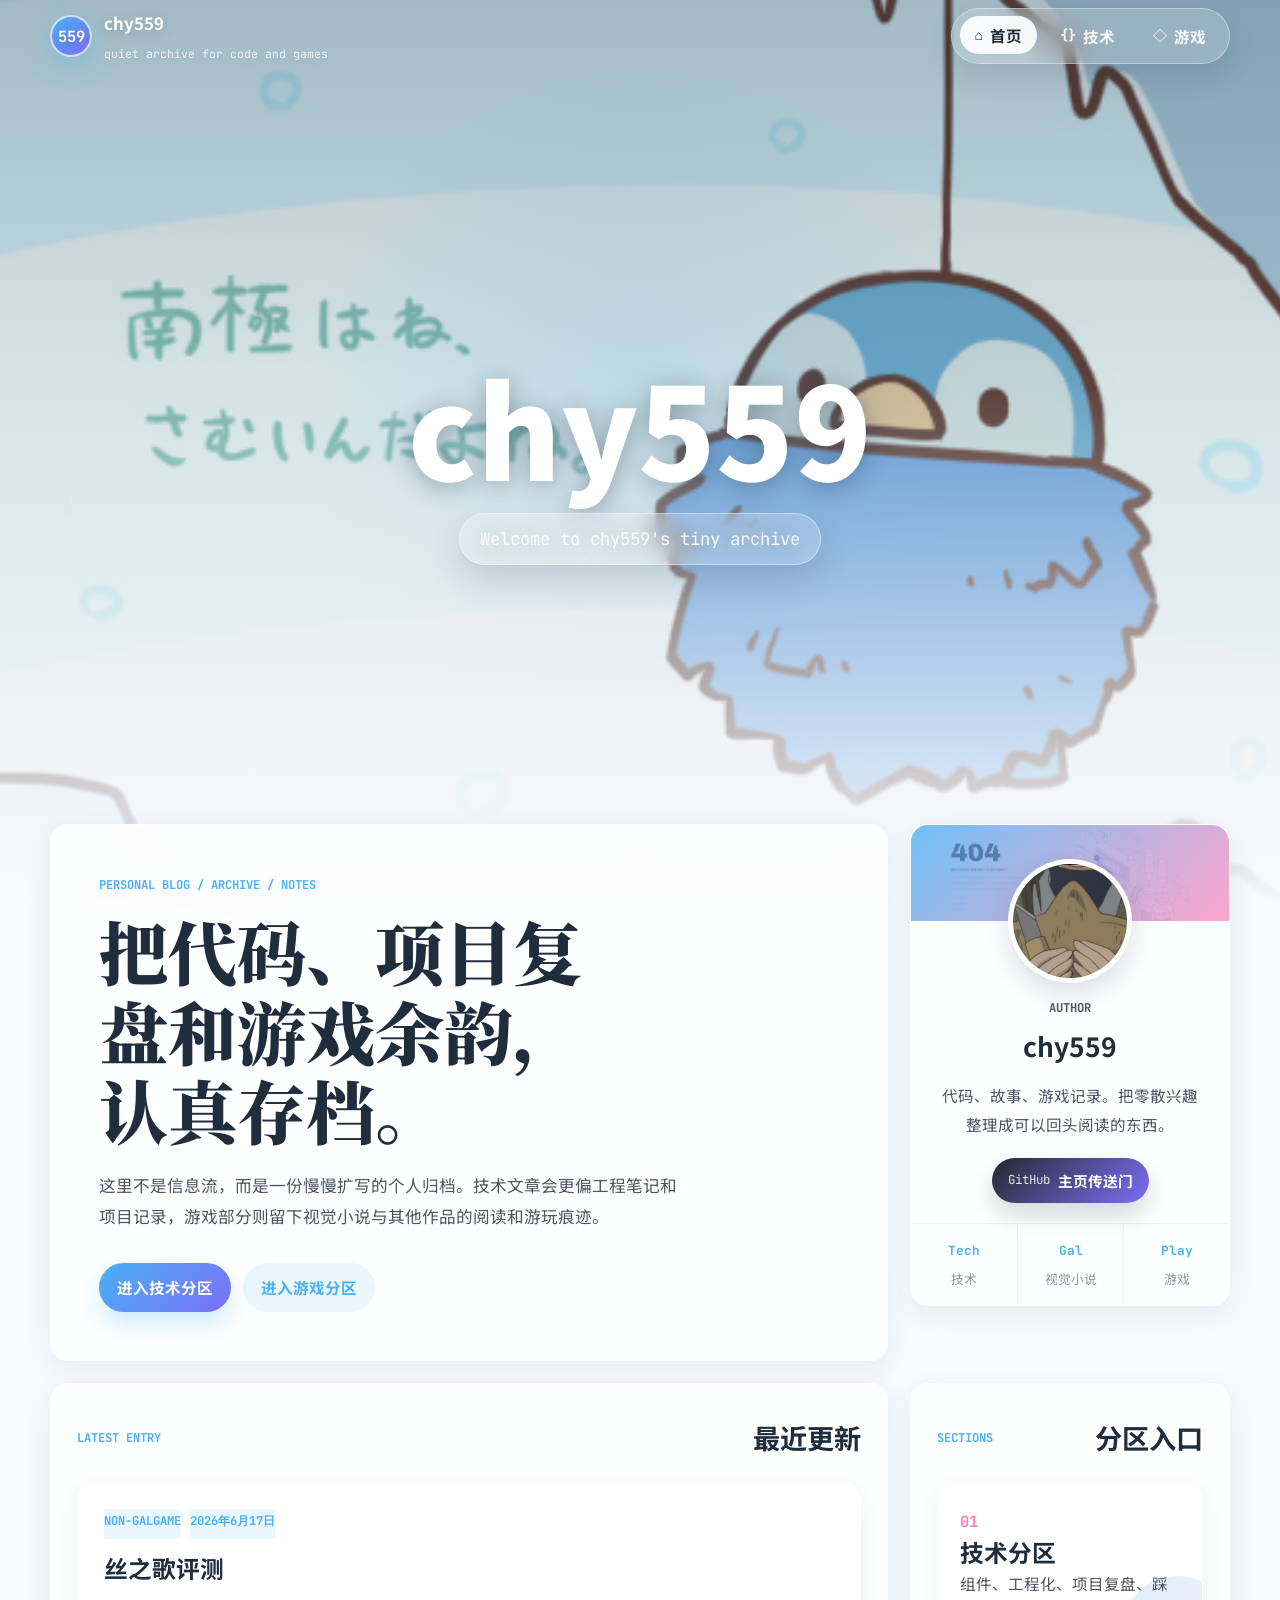
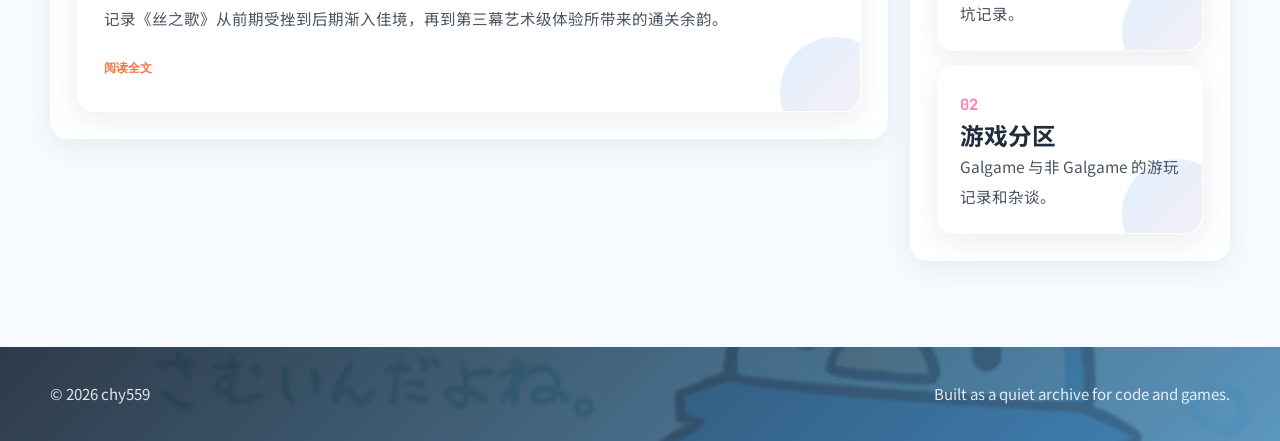
<file: index.html>
<!doctype html>
<html lang="zh-CN">
  <head>
    <meta charset="UTF-8" />
    <meta name="viewport" content="width=device-width, initial-scale=1.0" />
    <title>chy559 | Quiet Archive</title>
    <link rel="preconnect" href="https://fonts.googleapis.com" />
    <link rel="preconnect" href="https://fonts.gstatic.com" crossorigin />
    <link
      href="https://fonts.googleapis.com/css2?family=JetBrains+Mono:wght@400;500;600&family=Noto+Sans+SC:wght@400;500;700&family=Noto+Serif+SC:wght@500;600;700;900&display=swap"
      rel="stylesheet"
    />
    <link rel="stylesheet" href="./styles.css?v=20260616a" />
  </head>
  <body>
    <div id="web-bg" aria-hidden="true"></div>
    <div class="page-noise" aria-hidden="true"></div>

    <header class="site-header">
      <div class="shell topbar">
        <a class="brand" href="#home" data-route="home" aria-label="返回主页">
          <span class="brand-mark">559</span>
          <span class="brand-copy">
            <strong>chy559</strong>
            <span>quiet archive for code and games</span>
          </span>
        </a>

        <nav class="main-nav" aria-label="主导航">
          <a href="#home" data-route="home">首页</a>
          <a href="#tech" data-route="tech">技术</a>
          <a href="#game" data-route="game">游戏</a>
        </nav>
      </div>
    </header>

    <main>
      <section class="banner" aria-label="博客横幅">
        <img src="./assets/yaeovoi-head.jpg" alt="" fetchpriority="high" />
        <div class="banner-mask"></div>
        <div class="banner-title">
          <h1>chy559</h1>
          <p class="banner-subtitle">Welcome to chy559's tiny archive</p>
          <span class="scroll-hint" aria-hidden="true">⌄</span>
        </div>
      </section>

      <section id="view-home" class="view view-active">
        <div class="shell hero-band">
          <div class="hero-copy">
            <p class="eyebrow">Personal blog / archive / notes</p>
            <h1>把代码、项目复盘和游戏余韵，认真存档。</h1>
            <p class="hero-text">
              这里不是信息流，而是一份慢慢扩写的个人归档。技术文章会更偏工程笔记和项目记录，游戏部分则留下视觉小说与其他作品的阅读和游玩痕迹。
            </p>
            <div class="hero-actions" aria-label="快速入口">
              <a class="button button-primary" href="#tech" data-route="tech">进入技术分区</a>
              <a class="button button-secondary" href="#game" data-route="game">进入游戏分区</a>
            </div>
          </div>

          <aside class="hero-aside" aria-label="作者信息">
            <div class="author-card">
              <div class="avatar-frame">
                <img src="./assets/avatar.png" alt="chy559 的头像" loading="lazy" />
              </div>
              <div class="author-meta">
                <p class="label">author</p>
                <h2>chy559</h2>
                <p>代码、故事、游戏记录。把零散兴趣整理成可以回头阅读的东西。</p>
                <a class="github-portal" href="https://github.com/chy559" target="_blank" rel="noopener noreferrer">
                  <span aria-hidden="true">GitHub</span>
                  <strong>主页传送门</strong>
                </a>
              </div>
              <div class="author-stats" aria-label="站点统计">
                <span><strong>Tech</strong> 技术</span>
                <span><strong>Gal</strong> 视觉小说</span>
                <span><strong>Play</strong> 游戏</span>
              </div>
            </div>
          </aside>
        </div>

        <div class="shell home-grid">
          <section class="section-panel intro-panel" aria-labelledby="home-latest-title">
            <div class="section-head">
              <p class="eyebrow">Latest entry</p>
              <h2 id="home-latest-title">最近更新</h2>
            </div>
            <div id="featured-article" class="feature-slot skeleton-block" aria-live="polite"></div>
          </section>

          <section class="section-panel category-panel" aria-labelledby="home-sections-title">
            <div class="section-head">
              <p class="eyebrow">Sections</p>
              <h2 id="home-sections-title">分区入口</h2>
            </div>
            <div class="category-links">
              <article class="category-tile" tabindex="0" data-route="tech">
                <span class="tile-index">01</span>
                <h3>技术分区</h3>
                <p>组件、工程化、项目复盘、踩坑记录。</p>
              </article>
              <article class="category-tile" tabindex="0" data-route="game">
                <span class="tile-index">02</span>
                <h3>游戏分区</h3>
                <p>Galgame 与非 Galgame 的游玩记录和杂谈。</p>
              </article>
            </div>
          </section>
        </div>
      </section>

      <section id="view-tech" class="view section-view" aria-labelledby="tech-title">
        <div class="shell">
          <div class="page-head">
            <p class="eyebrow">Section 01</p>
            <h1 id="tech-title">技术分区</h1>
            <p>记录能复用的经验、值得保留的实现细节，以及以后回头看仍然有价值的工程思路。</p>
          </div>
          <div id="tech-collections" class="collection-grid" aria-live="polite"></div>
          <div class="article-list" data-category="tech" aria-live="polite"></div>
        </div>
      </section>

      <section id="view-collection" class="view section-view" aria-live="polite">
        <div class="shell">
          <button class="back-button collection-back-button" type="button">
            <span aria-hidden="true">←</span>
            <span>返回技术分区</span>
          </button>
          <div class="page-head collection-page-head">
            <p class="eyebrow" id="collection-eyebrow">Collection</p>
            <h1 id="collection-title">集合</h1>
            <p id="collection-summary"></p>
          </div>
          <div id="collection-list" class="article-list collection-list"></div>
        </div>
      </section>

      <section id="view-game" class="view section-view" aria-labelledby="game-title">
        <div class="shell">
          <div class="page-head">
            <p class="eyebrow">Section 02</p>
            <h1 id="game-title">游戏分区</h1>
            <p>一半是视觉小说的阅读痕迹，一半是其他游戏的阶段性记录，尽量写得像一篇能回头再看的短文。</p>
          </div>

          <div class="subnav" aria-label="游戏子分区">
            <button type="button" class="subnav-active" data-game-tab="galgame">Galgame</button>
            <button type="button" data-game-tab="nongalgame">非 Galgame</button>
          </div>

          <div class="article-list" data-category="galgame" aria-live="polite"></div>
          <div class="article-list hidden" data-category="nongalgame" aria-live="polite"></div>
        </div>
      </section>

      <section id="view-article" class="view article-view" aria-live="polite">
        <div class="shell article-shell">
          <button class="back-button" type="button">
            <span aria-hidden="true">←</span>
            <span>返回列表</span>
          </button>

          <article class="article-layout">
            <header class="article-hero">
              <p class="eyebrow" id="detail-category">Article</p>
              <h1 id="detail-title">文章标题</h1>
              <p id="detail-summary" class="article-summary"></p>
              <div class="article-meta-row">
                <span id="detail-date" class="meta-chip"></span>
                <span id="detail-reading" class="meta-chip"></span>
              </div>
            </header>

            <div id="detail-content" class="article-content skeleton-block"></div>
          </article>
        </div>
      </section>
    </main>

    <footer class="site-footer">
      <div class="shell footer-row">
        <span>© 2026 chy559</span>
        <span>Built as a quiet archive for code and games.</span>
      </div>
    </footer>

    <script src="./script.js?v=20260616a"></script>
  </body>
</html>
</file>
<file: styles.css>
:root {
  --global-font-size: 15.5px;
  --global-bg: #f7fbff;
  --font-color: #4c5564;
  --text-highlight-color: #1f2d3d;
  --card-bg: rgba(255, 255, 255, 0.82);
  --card-bg-solid: #ffffff;
  --card-border: rgba(255, 255, 255, 0.68);
  --card-box-shadow: 0 8px 28px rgba(31, 45, 61, 0.08);
  --card-hover-box-shadow: 0 14px 38px rgba(31, 45, 61, 0.14);
  --btn-bg: #49b1f5;
  --btn-bg-2: #7c6ff6;
  --btn-hover-color: #ff7242;
  --cyan: #00c4b6;
  --pink: #ff7eb6;
  --orange: #ff9d5c;
  --light-grey: #eef3f8;
  --dark-grey: #8b98a7;
  --blockquote-bg: rgba(73, 177, 245, 0.1);
  --blockquote-color: #5d6b7a;
  --radius: 18px;
  --shell: 1180px;
}

* {
  box-sizing: border-box;
}

html {
  scroll-behavior: smooth;
}

body {
  position: relative;
  min-height: 100vh;
  margin: 0;
  color: var(--font-color);
  font-size: var(--global-font-size);
  font-family: "Noto Sans SC", -apple-system, BlinkMacSystemFont, "Segoe UI", sans-serif;
  line-height: 2;
  background: var(--global-bg);
  -webkit-font-smoothing: antialiased;
}

*::selection {
  color: #fff;
  background: var(--cyan);
}

a {
  color: inherit;
  text-decoration: none;
}

button {
  border: 0;
  font: inherit;
  background: none;
  cursor: pointer;
}

img {
  max-width: 100%;
}

#web-bg {
  position: fixed;
  inset: 0;
  z-index: -3;
  background:
    radial-gradient(circle at 12% 10%, rgba(124, 111, 246, 0.20), transparent 26%),
    radial-gradient(circle at 88% 12%, rgba(73, 177, 245, 0.22), transparent 24%),
    radial-gradient(circle at 76% 86%, rgba(255, 126, 182, 0.18), transparent 26%),
    linear-gradient(180deg, #eff8ff 0%, #fff7fb 52%, #f8fbff 100%);
}

.page-noise {
  position: fixed;
  inset: 0;
  z-index: -2;
  pointer-events: none;
  opacity: 0.2;
  background-image:
    radial-gradient(circle at 18px 18px, rgba(73, 177, 245, 0.16) 0 1px, transparent 1px),
    radial-gradient(circle at 54px 42px, rgba(255, 126, 182, 0.12) 0 1px, transparent 1px);
  background-size: 72px 72px;
}

.shell {
  width: min(var(--shell), calc(100% - 36px));
  margin: 0 auto;
}

.site-header {
  position: fixed;
  top: 0;
  right: 0;
  left: 0;
  z-index: 40;
  transition: background 0.3s ease, box-shadow 0.3s ease;
}

.topbar {
  display: flex;
  align-items: center;
  justify-content: space-between;
  gap: 24px;
  min-height: 72px;
  color: #fff;
}

.brand,
.main-nav {
  display: inline-flex;
  align-items: center;
}

.brand {
  gap: 12px;
  min-width: 0;
  text-shadow: 0 2px 12px rgba(31, 45, 61, 0.26);
}

.brand-mark {
  display: grid;
  width: 42px;
  height: 42px;
  place-items: center;
  color: #fff;
  font-family: "JetBrains Mono", monospace;
  font-weight: 700;
  background: linear-gradient(135deg, var(--btn-bg), var(--btn-bg-2));
  border: 2px solid rgba(255, 255, 255, 0.72);
  border-radius: 50%;
  box-shadow: 0 8px 24px rgba(73, 177, 245, 0.35);
}

.brand-copy {
  display: grid;
  gap: 1px;
}

.brand-copy strong {
  font-size: 1.05rem;
}

.brand-copy span:last-child {
  max-width: 260px;
  overflow: hidden;
  font-family: "JetBrains Mono", monospace;
  font-size: 0.72rem;
  opacity: 0.86;
  text-overflow: ellipsis;
  white-space: nowrap;
}

.main-nav {
  gap: 8px;
  padding: 8px;
  border: 1px solid rgba(255, 255, 255, 0.38);
  border-radius: 999px;
  background: rgba(255, 255, 255, 0.16);
  box-shadow: 0 12px 30px rgba(31, 45, 61, 0.12);
  backdrop-filter: blur(16px);
}

.main-nav a {
  display: inline-flex;
  align-items: center;
  justify-content: center;
  min-height: 38px;
  padding: 0 15px;
  color: rgba(255, 255, 255, 0.92);
  border-radius: 999px;
  font-weight: 700;
  transition: color 0.25s ease, background 0.25s ease, transform 0.25s ease;
}

.main-nav a::before {
  margin-right: 7px;
  font-size: 0.9em;
}

.main-nav a[data-route="home"]::before {
  content: "⌂";
}

.main-nav a[data-route="tech"]::before {
  content: "{}";
  font-family: "JetBrains Mono", monospace;
}

.main-nav a[data-route="game"]::before {
  content: "◇";
}

.main-nav a:hover,
.main-nav a.nav-active {
  color: var(--text-highlight-color);
  background: rgba(255, 255, 255, 0.9);
  transform: translateY(-1px);
}

.brand:focus-visible,
.main-nav a:focus-visible,
.button:focus-visible,
.subnav button:focus-visible,
.back-button:focus-visible,
.category-tile:focus-visible,
.article-card:focus-visible,
.featured-card:focus-visible,
.collection-card:focus-visible {
  outline: 3px solid rgba(73, 177, 245, 0.35);
  outline-offset: 3px;
}

.banner {
  position: relative;
  display: grid;
  min-height: 100vh;
  overflow: hidden;
  background: #b9dafa;
}

.banner img {
  position: absolute;
  inset: 0;
  width: 100%;
  height: 100%;
  object-fit: cover;
  transform: scale(1.02);
  animation: heroZoom 18s ease-in-out infinite alternate;
}

.banner-mask {
  position: absolute;
  inset: 0;
  background:
    linear-gradient(180deg, rgba(22, 30, 46, 0.28) 0%, rgba(22, 30, 46, 0.12) 42%, rgba(247, 251, 255, 0.98) 100%),
    radial-gradient(circle at 50% 45%, rgba(73, 177, 245, 0.16), transparent 42%);
}

.banner-title {
  position: relative;
  z-index: 1;
  display: grid;
  place-items: center;
  align-content: center;
  min-height: 100vh;
  padding: 120px 20px 90px;
  color: #fff;
  text-align: center;
  text-shadow: 0 4px 24px rgba(31, 45, 61, 0.36);
}

.banner-title h1 {
  margin: 0;
  font-size: clamp(4rem, 10vw, 8.8rem);
  font-weight: 900;
  line-height: 0.95;
  letter-spacing: 0;
}

.banner-subtitle {
  min-height: 44px;
  margin: 26px 0 0;
  padding: 8px 20px;
  color: rgba(255, 255, 255, 0.94);
  border: 1px solid rgba(255, 255, 255, 0.44);
  border-radius: 999px;
  background: rgba(255, 255, 255, 0.16);
  box-shadow: 0 14px 34px rgba(31, 45, 61, 0.16);
  backdrop-filter: blur(12px);
  font-family: "JetBrains Mono", monospace;
  font-size: clamp(0.9rem, 2vw, 1.08rem);
}

.scroll-hint {
  position: absolute;
  bottom: 38px;
  display: grid;
  width: 42px;
  height: 42px;
  place-items: center;
  color: #fff;
  border-radius: 50%;
  font-size: 2rem;
  animation: floatDown 1.8s ease-in-out infinite;
}

.view {
  display: none;
}

.view-active {
  display: block;
}

.hero-band,
.home-grid {
  display: grid;
  grid-template-columns: minmax(0, 1fr) 320px;
  gap: 22px;
  align-items: start;
}

.hero-band {
  margin-top: -76px;
  padding-bottom: 22px;
}

.hero-copy,
.section-panel,
.author-card,
.article-card,
.collection-card,
.article-layout,
.empty-state,
.featured-card,
.page-head {
  border: 1px solid var(--card-border);
  border-radius: var(--radius);
  background: var(--card-bg);
  box-shadow: var(--card-box-shadow);
  backdrop-filter: blur(18px);
  transition: transform 0.28s ease, box-shadow 0.28s ease, background 0.28s ease;
}

.hero-copy {
  min-height: 360px;
  padding: clamp(28px, 5vw, 48px);
}

.hero-copy h1,
.page-head h1,
.article-hero h1 {
  margin: 0;
  color: var(--text-highlight-color);
  font-family: "Noto Serif SC", serif;
  font-weight: 900;
  line-height: 1.15;
  letter-spacing: 0;
}

.hero-copy h1 {
  max-width: 13ch;
  font-size: clamp(2.4rem, 5.4vw, 5rem);
}

.eyebrow,
.label,
.article-tag,
.article-card-meta span,
.meta-chip,
.featured-link,
.collection-count {
  color: var(--btn-bg);
  font-family: "JetBrains Mono", monospace;
  font-size: 0.76rem;
  font-weight: 700;
  letter-spacing: 0;
  text-transform: uppercase;
}

.eyebrow,
.label {
  margin: 0 0 14px;
}

.hero-text,
.page-head p,
.author-meta p,
.featured-card p,
.category-tile p,
.article-card p,
.article-summary,
.article-content p,
.article-content li,
.article-content blockquote,
.empty-state p,
.collection-card p {
  color: var(--font-color);
  line-height: 1.9;
}

.hero-text {
  max-width: 66ch;
  margin: 20px 0 0;
  font-size: 1.04rem;
}

.hero-actions {
  display: flex;
  flex-wrap: wrap;
  gap: 12px;
  margin-top: 30px;
}

.button,
.subnav button,
.back-button {
  display: inline-flex;
  align-items: center;
  justify-content: center;
  min-height: 43px;
  padding: 9px 18px;
  border-radius: 999px;
  font-weight: 700;
  transition: transform 0.25s ease, box-shadow 0.25s ease, background 0.25s ease, color 0.25s ease;
}

.button-primary,
.subnav button.subnav-active {
  color: #fff;
  background: linear-gradient(135deg, var(--btn-bg), var(--btn-bg-2));
  box-shadow: 0 12px 26px rgba(73, 177, 245, 0.25);
}

.button-secondary,
.subnav button,
.back-button,
.meta-chip {
  color: var(--btn-bg);
  background: rgba(73, 177, 245, 0.11);
}

.button:hover,
.subnav button:hover,
.back-button:hover {
  transform: translateY(-3px);
  box-shadow: 0 14px 30px rgba(73, 177, 245, 0.22);
}

.hero-aside {
  position: sticky;
  top: 88px;
}

.author-card {
  overflow: hidden;
  text-align: center;
}

.author-card::before {
  display: block;
  height: 96px;
  content: "";
  background:
    linear-gradient(135deg, rgba(73, 177, 245, 0.78), rgba(255, 126, 182, 0.66)),
    url("./assets/yaeovoi-card.jpg") center / cover;
}

.avatar-frame {
  width: 124px;
  height: 124px;
  margin: -62px auto 14px;
  overflow: hidden;
  border: 5px solid rgba(255, 255, 255, 0.94);
  border-radius: 50%;
  background: #fff;
  box-shadow: 0 10px 28px rgba(31, 45, 61, 0.16);
}

.avatar-frame:hover {
  animation: avatarTurn 0.9s ease;
}

.avatar-frame img {
  display: block;
  width: 100%;
  height: 100%;
  object-fit: cover;
}

.author-meta {
  padding: 0 24px 20px;
}

.author-meta h2 {
  margin: 0;
  color: var(--text-highlight-color);
  font-size: 1.65rem;
}

.author-meta p {
  margin: 8px 0 0;
}

.github-portal {
  display: inline-flex;
  align-items: center;
  justify-content: center;
  gap: 8px;
  min-height: 42px;
  margin-top: 18px;
  padding: 8px 16px;
  color: #fff;
  border-radius: 999px;
  background: linear-gradient(135deg, #24292f, var(--btn-bg-2));
  box-shadow: 0 12px 26px rgba(36, 41, 47, 0.18);
  font-size: 0.92rem;
  transition: transform 0.25s ease, box-shadow 0.25s ease;
}

.github-portal:hover,
.github-portal:focus-visible {
  transform: translateY(-3px);
  box-shadow: 0 16px 34px rgba(36, 41, 47, 0.26);
  outline: none;
}

.github-portal span {
  font-family: "JetBrains Mono", monospace;
  font-size: 0.78rem;
  opacity: 0.86;
}

.author-stats {
  display: grid;
  grid-template-columns: repeat(3, 1fr);
  border-top: 1px solid rgba(73, 177, 245, 0.12);
}

.author-stats span {
  display: grid;
  gap: 2px;
  padding: 14px 8px;
  color: var(--dark-grey);
  font-size: 0.8rem;
}

.author-stats span + span {
  border-left: 1px solid rgba(73, 177, 245, 0.12);
}

.author-stats strong {
  color: var(--btn-bg);
  font-family: "JetBrains Mono", monospace;
}

.home-grid {
  padding: 0 0 86px;
}

.section-panel {
  padding: 26px;
}

.section-head {
  display: flex;
  align-items: end;
  justify-content: space-between;
  gap: 18px;
  margin-bottom: 18px;
}

.section-head h2,
.empty-state h2 {
  margin: 0;
  color: var(--text-highlight-color);
  font-size: 1.7rem;
}

.feature-slot {
  min-height: 230px;
}

.featured-card {
  position: relative;
  display: grid;
  gap: 14px;
  min-height: 230px;
  padding: 26px;
  overflow: hidden;
  cursor: pointer;
}

.featured-card::after,
.category-tile::after,
.collection-card::after,
.article-card::after {
  position: absolute;
  right: -30px;
  bottom: -36px;
  width: 110px;
  height: 110px;
  content: "";
  border-radius: 50%;
  background: linear-gradient(135deg, rgba(73, 177, 245, 0.18), rgba(255, 126, 182, 0.14));
  transition: transform 0.35s ease, opacity 0.35s ease;
}

.featured-card:hover,
.article-card:hover,
.collection-card:hover,
.category-tile:hover,
.section-panel:hover,
.author-card:hover {
  transform: translateY(-4px);
  background: rgba(255, 255, 255, 0.94);
  box-shadow: var(--card-hover-box-shadow);
}

.featured-card:hover::after,
.category-tile:hover::after,
.collection-card:hover::after,
.article-card:hover::after {
  opacity: 0.8;
  transform: scale(1.12);
}

.featured-card-media {
  grid-template-columns: 230px minmax(0, 1fr);
  align-items: center;
}

.featured-image {
  width: 100%;
  height: 170px;
  object-fit: cover;
  border-radius: 14px;
  box-shadow: 0 8px 22px rgba(31, 45, 61, 0.12);
  transition: transform 0.6s ease;
}

.featured-card:hover .featured-image {
  transform: scale(1.04);
}

.featured-meta,
.article-card-meta,
.article-meta-row {
  display: flex;
  flex-wrap: wrap;
  gap: 9px;
}

.featured-card h3,
.category-tile h3,
.collection-card h3 {
  position: relative;
  z-index: 1;
  margin: 0;
  color: var(--text-highlight-color);
  font-size: 1.48rem;
  line-height: 1.35;
}

.featured-card p,
.collection-card p,
.category-tile p {
  position: relative;
  z-index: 1;
  margin: 0;
}

.featured-link {
  position: relative;
  z-index: 1;
  width: fit-content;
  margin-top: 4px;
  color: var(--btn-hover-color);
}

.category-links,
.collection-grid {
  display: grid;
  gap: 14px;
}

.category-tile,
.collection-card {
  position: relative;
  min-height: 150px;
  padding: 22px;
  overflow: hidden;
  border: 1px solid var(--card-border);
  border-radius: var(--radius);
  background: rgba(255, 255, 255, 0.76);
  box-shadow: var(--card-box-shadow);
  cursor: pointer;
}

.tile-index {
  position: relative;
  z-index: 1;
  color: var(--pink);
  font-family: "JetBrains Mono", monospace;
  font-weight: 700;
}

.collection-grid {
  margin-bottom: 22px;
}

.collection-grid:empty {
  display: none;
}

.collection-grid-head {
  padding: 4px 4px 0;
}

.collection-grid-head h2 {
  margin: 0;
  color: var(--text-highlight-color);
  font-size: clamp(1.6rem, 3vw, 2.3rem);
}

.collection-count {
  position: relative;
  z-index: 1;
  display: inline-flex;
  width: fit-content;
  min-height: 30px;
  align-items: center;
  padding: 4px 10px;
  color: #fff;
  border-radius: 999px;
  background: linear-gradient(135deg, var(--btn-bg), var(--btn-bg-2));
}

.section-view,
.article-view {
  padding: 112px 0 92px;
}

.page-head {
  position: relative;
  overflow: hidden;
  margin-bottom: 22px;
  padding: clamp(28px, 5vw, 48px);
}

.page-head::after {
  position: absolute;
  top: -80px;
  right: -70px;
  width: 220px;
  height: 220px;
  content: "";
  border-radius: 50%;
  background: radial-gradient(circle, rgba(73, 177, 245, 0.2), transparent 68%);
}

.page-head h1 {
  position: relative;
  z-index: 1;
  font-size: clamp(2.6rem, 6vw, 5rem);
}

.page-head p:last-child {
  position: relative;
  z-index: 1;
  max-width: 72ch;
  margin: 12px 0 0;
}

.collection-page-head {
  display: block;
}

.subnav {
  display: flex;
  width: fit-content;
  gap: 10px;
  margin: 0 0 22px;
  padding: 10px;
  border: 1px solid var(--card-border);
  border-radius: 999px;
  background: var(--card-bg);
  box-shadow: var(--card-box-shadow);
  backdrop-filter: blur(18px);
}

.article-list {
  display: grid;
  gap: 18px;
}

.article-card {
  position: relative;
  display: grid;
  grid-template-columns: minmax(0, 1fr) 145px;
  gap: 22px;
  align-items: center;
  min-height: 166px;
  padding: 26px 30px;
  overflow: hidden;
  cursor: pointer;
}

.article-card h2 {
  position: relative;
  z-index: 1;
  margin: 12px 0 0;
  color: var(--text-highlight-color);
  font-size: clamp(1.45rem, 3vw, 2.2rem);
  line-height: 1.25;
}

.article-card p {
  position: relative;
  z-index: 1;
  max-width: 72ch;
  margin: 10px 0 0;
}

.article-card-tail {
  position: relative;
  z-index: 1;
  display: grid;
  justify-items: end;
  gap: 12px;
  color: var(--dark-grey);
  font-family: "JetBrains Mono", monospace;
  font-size: 0.78rem;
}

.tail-arrow {
  display: grid;
  width: 38px;
  height: 38px;
  place-items: center;
  color: #fff;
  border-radius: 50%;
  background: linear-gradient(135deg, var(--btn-bg), var(--btn-bg-2));
  box-shadow: 0 10px 22px rgba(73, 177, 245, 0.22);
}

.hidden {
  display: none;
}

.back-button {
  gap: 8px;
  margin-bottom: 18px;
}

.article-shell {
  max-width: 980px;
}

.article-layout {
  overflow: hidden;
}

.article-hero {
  padding: clamp(28px, 5vw, 52px);
  border-bottom: 1px solid rgba(73, 177, 245, 0.14);
}

.article-hero h1 {
  max-width: 16ch;
  font-size: clamp(2.3rem, 5.8vw, 4.8rem);
}

.article-summary {
  max-width: 72ch;
  margin: 18px 0 0;
}

.article-meta-row {
  margin-top: 20px;
}

.article-content {
  max-width: 820px;
  padding: 12px clamp(24px, 5vw, 52px) 52px;
}

.article-content > *:first-child {
  margin-top: 0;
}

.article-content h2,
.article-content h3,
.article-content h4 {
  position: relative;
  margin: 44px 0 18px;
  color: var(--text-highlight-color);
  line-height: 1.35;
}

.article-content h2 {
  padding-left: 16px;
  font-size: 1.75rem;
}

.article-content h2::before {
  position: absolute;
  top: 0.22em;
  bottom: 0.22em;
  left: 0;
  width: 5px;
  content: "";
  border-radius: 999px;
  background: linear-gradient(180deg, var(--btn-bg), var(--pink));
}

.article-content h3 {
  font-size: 1.35rem;
}

.article-content p,
.article-content ul,
.article-content blockquote,
.article-content pre {
  margin: 1.45em 0;
}

.article-content ul {
  padding-left: 1.3rem;
}

.article-content a {
  color: var(--btn-bg);
  text-decoration: underline;
  text-underline-offset: 3px;
}

.article-media {
  margin: 0 0 28px;
}

.article-media img,
.article-content img {
  display: block;
  width: 100%;
  height: auto;
  border-radius: 16px;
  box-shadow: var(--card-box-shadow);
}

.article-content code {
  padding: 0.16em 0.42em;
  color: #f47466;
  background: rgba(27, 31, 35, 0.05);
  border-radius: 6px;
  font-family: "JetBrains Mono", monospace;
  font-size: 0.92em;
}

.article-content pre {
  overflow-x: auto;
  padding: 22px 18px 18px;
  color: #eff;
  border-radius: 14px;
  background: #212121;
  box-shadow: 0 10px 26px rgba(0, 0, 0, 0.18);
}

.article-content pre::before {
  display: block;
  width: 12px;
  height: 12px;
  margin: -8px 0 12px;
  content: "";
  border-radius: 50%;
  background: #fc625d;
  box-shadow: 20px 0 #fdbc40, 40px 0 #35cd4b;
}

.article-content pre code {
  padding: 0;
  color: inherit;
  background: transparent;
}

.article-content blockquote {
  padding: 14px 18px;
  color: var(--blockquote-color);
  border-left: 4px solid var(--btn-bg);
  border-radius: 0 12px 12px 0;
  background: var(--blockquote-bg);
}

.empty-state {
  min-height: 180px;
  padding: 28px;
}

.site-footer {
  position: relative;
  overflow: hidden;
  color: rgba(255, 255, 255, 0.86);
  background:
    linear-gradient(135deg, rgba(31, 45, 61, 0.88), rgba(73, 177, 245, 0.72)),
    url("./assets/yaeovoi-head.jpg") center / cover;
}

.site-footer::before {
  position: absolute;
  inset: 0;
  content: "";
  background: rgba(20, 28, 42, 0.28);
}

.footer-row {
  position: relative;
  z-index: 1;
  display: flex;
  justify-content: space-between;
  gap: 16px;
  padding: 32px 0;
  font-size: 0.94rem;
}

.skeleton-block {
  position: relative;
  overflow: hidden;
  min-height: 220px;
  border-radius: var(--radius);
  background:
    linear-gradient(90deg, rgba(255, 255, 255, 0.45), rgba(255, 255, 255, 0.95), rgba(255, 255, 255, 0.45));
  background-size: 240% 100%;
  animation: shimmer 1.6s linear infinite;
}

@keyframes shimmer {
  from {
    background-position: 200% 0;
  }
  to {
    background-position: -200% 0;
  }
}

@keyframes heroZoom {
  from {
    transform: scale(1.02);
  }
  to {
    transform: scale(1.08);
  }
}

@keyframes floatDown {
  0%,
  100% {
    transform: translateY(0);
    opacity: 0.75;
  }
  50% {
    transform: translateY(10px);
    opacity: 1;
  }
}

@keyframes avatarTurn {
  from {
    transform: rotate(0);
  }
  to {
    transform: rotate(360deg);
  }
}

@media (max-width: 980px) {
  .hero-band,
  .home-grid {
    grid-template-columns: 1fr;
  }

  .hero-aside {
    position: static;
  }

  .featured-card-media {
    grid-template-columns: 1fr;
  }

  .featured-image {
    height: 240px;
  }
}

@media (max-width: 760px) {
  .shell {
    width: min(var(--shell), calc(100% - 24px));
  }

  .topbar {
    align-items: flex-start;
    flex-direction: column;
    gap: 10px;
    padding: 10px 0;
  }

  .brand-copy span:last-child {
    display: none;
  }

  .main-nav {
    width: 100%;
    justify-content: space-between;
  }

  .main-nav a {
    flex: 1;
    padding: 0 8px;
  }

  .banner-title {
    padding-top: 152px;
  }

  .hero-band {
    margin-top: -42px;
  }

  .hero-copy,
  .section-panel,
  .page-head,
  .article-card {
    padding: 24px;
  }

  .hero-copy h1,
  .page-head h1,
  .article-hero h1 {
    max-width: none;
  }

  .article-card {
    grid-template-columns: 1fr;
  }

  .article-card-tail {
    display: flex;
    justify-content: space-between;
    width: 100%;
  }

  .subnav {
    width: 100%;
  }

  .subnav button {
    flex: 1;
  }

  .footer-row {
    flex-direction: column;
  }
}

@media (prefers-reduced-motion: reduce) {
  html {
    scroll-behavior: auto;
  }

  *,
  *::before,
  *::after {
    animation-duration: 0.01ms !important;
    animation-iteration-count: 1 !important;
    transition-duration: 0.01ms !important;
  }
}
</file>
